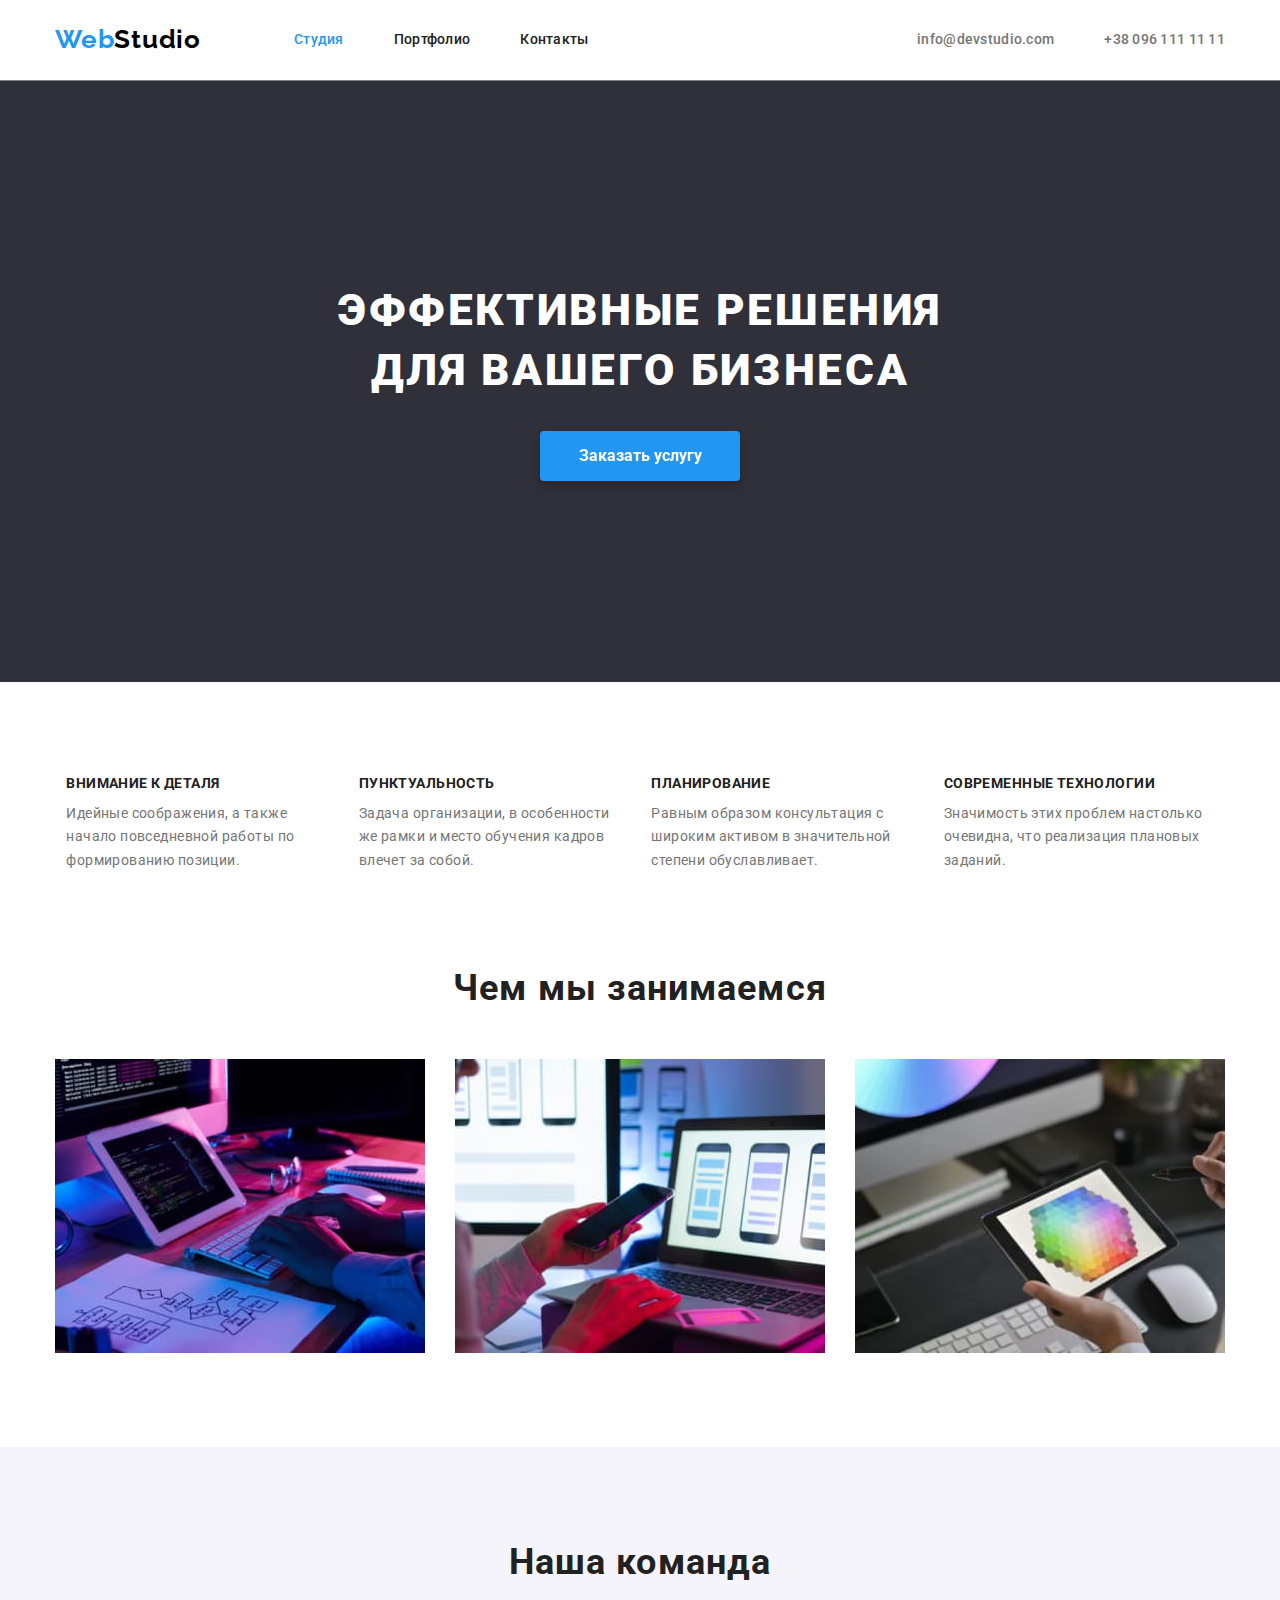
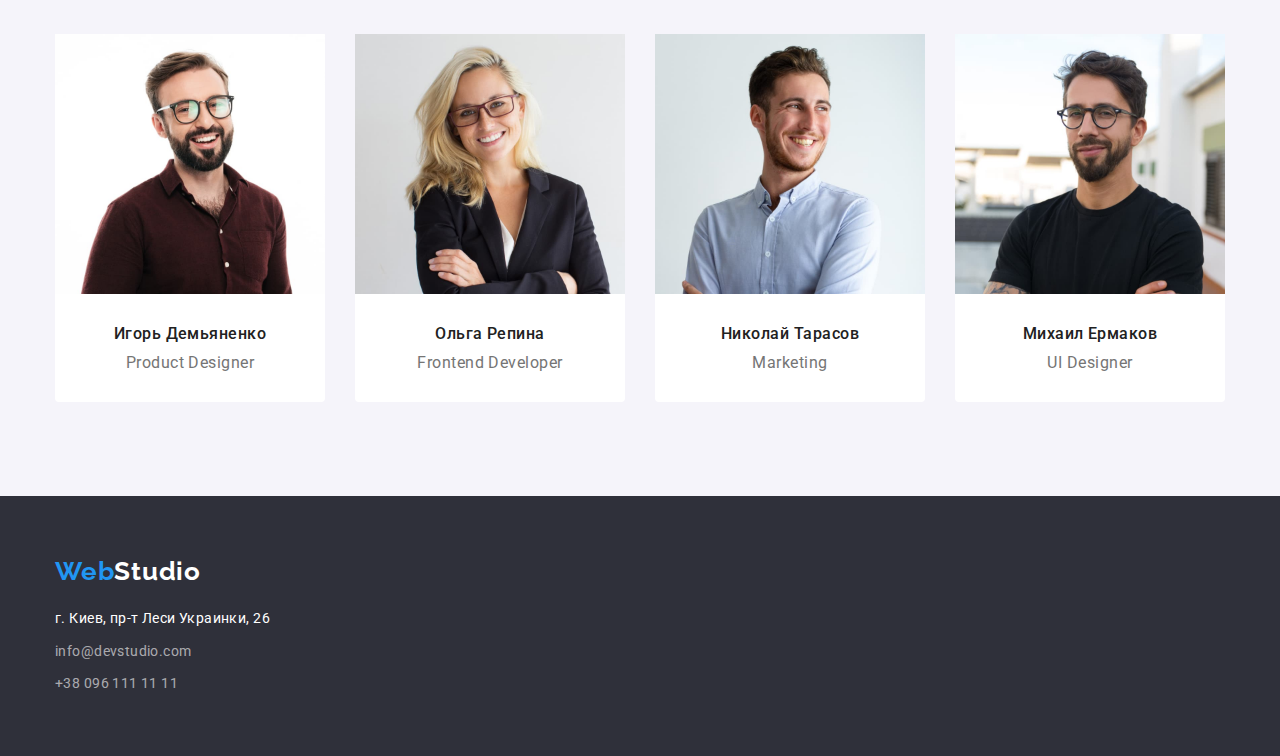
<file: index.html>
<!DOCTYPE html>
<html lang="ru">
<head>
    <meta charset="UTF-8">
    <meta http-equiv="X-UA-Compatible" content="IE=edge">
    <meta name="viewport" content="width=device-width, initial-scale=1.0">
    <title>WebStudio</title>
<link rel="preconnect" href="https://fonts.googleapis.com">
<link rel="preconnect" href="https://fonts.gstatic.com" crossorigin>
<link href="https://fonts.googleapis.com/css2?family=Raleway:wght@700&family=Roboto:wght@400;500;700;900&display=swap"
    rel="stylesheet">
    <link rel="stylesheet" href="https://cdn.jsdelivr.net/npm/modern-normalize@1.1.0/modern-normalize.css">
    <link rel="stylesheet" href="./css/styles.css">
</head>
<body> 
    <!--HEADER-->
    <header class="page-header">
        <div class="container header-container-nav"> <nav class="page-nav">
            <a class="logo link list" lang="en" href="./index.html">Web<span class="logo-accent">Studio</span></a>
            <ul class="menu list">
                <li class="menu-item">
                    <a class="menu-link link current" href="#studio">Студия</a>
                </li>
                <li class="menu-item link">
                    <a class="menu-link link" href="./portfolio.html">Портфолио</a>
                </li>
                <li class="menu-item">
                    <a class="menu-link link" href="#contacts">Контакты</a>
                </li>
            </ul>
        </nav>
        <ul class="menu list">
            <li class="menu-item">
                <a class="email link" href="mailto:info@devstudio.com">info@devstudio.com</a>
            </li>
            <li class="menu-item">
                <a class="tel link" href="tel:+380961111111">+38 096 111 11 11</a>
            </li>
        </ul> </div>
</header>
<!-- HERO -->
    <main>
        <section class="main-page section" id="studio">
        <div class="container">
<h1 class="main-page-title">Эффективные решения для вашего бизнеса
</h1></div>
<div><button class="mdl-btn" type="button">Заказать услугу</button>
        </div>
    </section>
    <!-- ABOUT -->
    <section class="section">
        <div class="container"> 
<ul class="about-section link list">
<li>
    <h3 class="list-title">Внимание к деталя</h3>
    <p class="list-title-description">Идейные соображения, а также <br>
        начало повседневной работы по<br>
        формированию позиции.</p>
</li>
<li>
    <h3 class="list-title">Пунктуальность</h3>
    <p class="list-title-description">Задача организации, в особенности<br>
        же рамки и место обучения кадров<br>
        влечет за собой.
</li>
<li>
    <h3 class="list-title">Планирование</h3>
    <p class="list-title-description">Равным образом консультация с<br>
        широким активом в значительной<br>
        степени обуславливает.</p>
</li>
<li>
    <h3 class="list-title">Современные технологии</h3>
    <p class="list-title-description">Значимость этих проблем настолько<br>
        очевидна, что реализация плановых<br>
        заданий.</p>
</li>
</ul>
        </div>
    </section>
    <section class="about-section-two section">
        <div class="section-about-title-photo container">
        <h2 class="section-title link list">Чем мы занимаемся</h2>
<ul class="about-pcs list">
    <li>
        <img src="./images/index_sector/img1.jpg" alt="пишем сайты" width="370" height="294">
    </li>
    <li>
        <img src="./images/index_sector/img2.jpg" alt="веб-дизайн" width="370" height="294">
    </li>
    <li>
        <img src="./images/index_sector/img3.jpg" alt="приложения для мобильных телефонов" width="370" height="294">
    </li>
</ul>
        </div>   
     </section>
     <!-- TEAM -->
     <section class="section-team section">
        <div class=" container">
<h2 class="section-title">Наша команда</h2>
<ul class="employees link list">
    <li class="employee-card"> <img src="./images/employes/igor_demianenko.jpg" alt="Мужчина в очках " width="270" height="260">
        <div class="employee-card-description"><h3 class="name">Игорь Демьяненко</h3>
        <p class="position" lang="en">Product Designer </p>
    </div>
    </li>
    <li class="employee-card"><img src="./images/employes/olga_repina.jpg" alt="Женщина в очках " width="270" height="260">
        <div class="employee-card-description"><h3 class="name">Ольга Репина</h3>
        <p class="position" lang="en">Frontend Developer </p>
    </div>
    </li>
    <li class="employee-card"><img src="./images/employes/nikolay_tarasov.jpg" alt="Мужчина улыбается" width="270" height="260">
        <div class="employee-card-description"><h3 class="name">Николай Тарасов</h3>
        <p class="position" lang="en">Marketing </p>
    </div>
    </li>
    <li class="employee-card"><img src="./images/employes/mikhail_ermakov.jpg" alt="Мужчина в очках " width="270" height="260">
       <div class="employee-card-description"> <h3 class="name">Михаил Ермаков</h3>
        <p class="position" lang="en">UI Designer </p>
    </div>
    </li>
</ul>
        </div>
     </section>
</main>
<!-- FOOTER -->
<footer class="footer" id="contacts">
    <div class="container ">
<a class="logo-footer link list" lang="en" href="./index.html">Web<span class="logo-accent-footer">Studio</span></a>
<address>
<ul class="footer-adress list">
    <li>
    <p class="street-adress">г. Киев, пр-т Леси Украинки, 26</p>
    </li>
    <li class="footer-email-tel-div">
            <a class="footer-email link" href="mailto:info@devstudio.com">info@devstudio.com</a>
        </li>
        <li class="footer-email-tel-div">
            <a class="footer-tel link" href="tel:+380961111111">+38 096 111 11 11</a>
        </li>
    </ul>
</address>
    </div>
</footer>
</body>
</html>
</file>
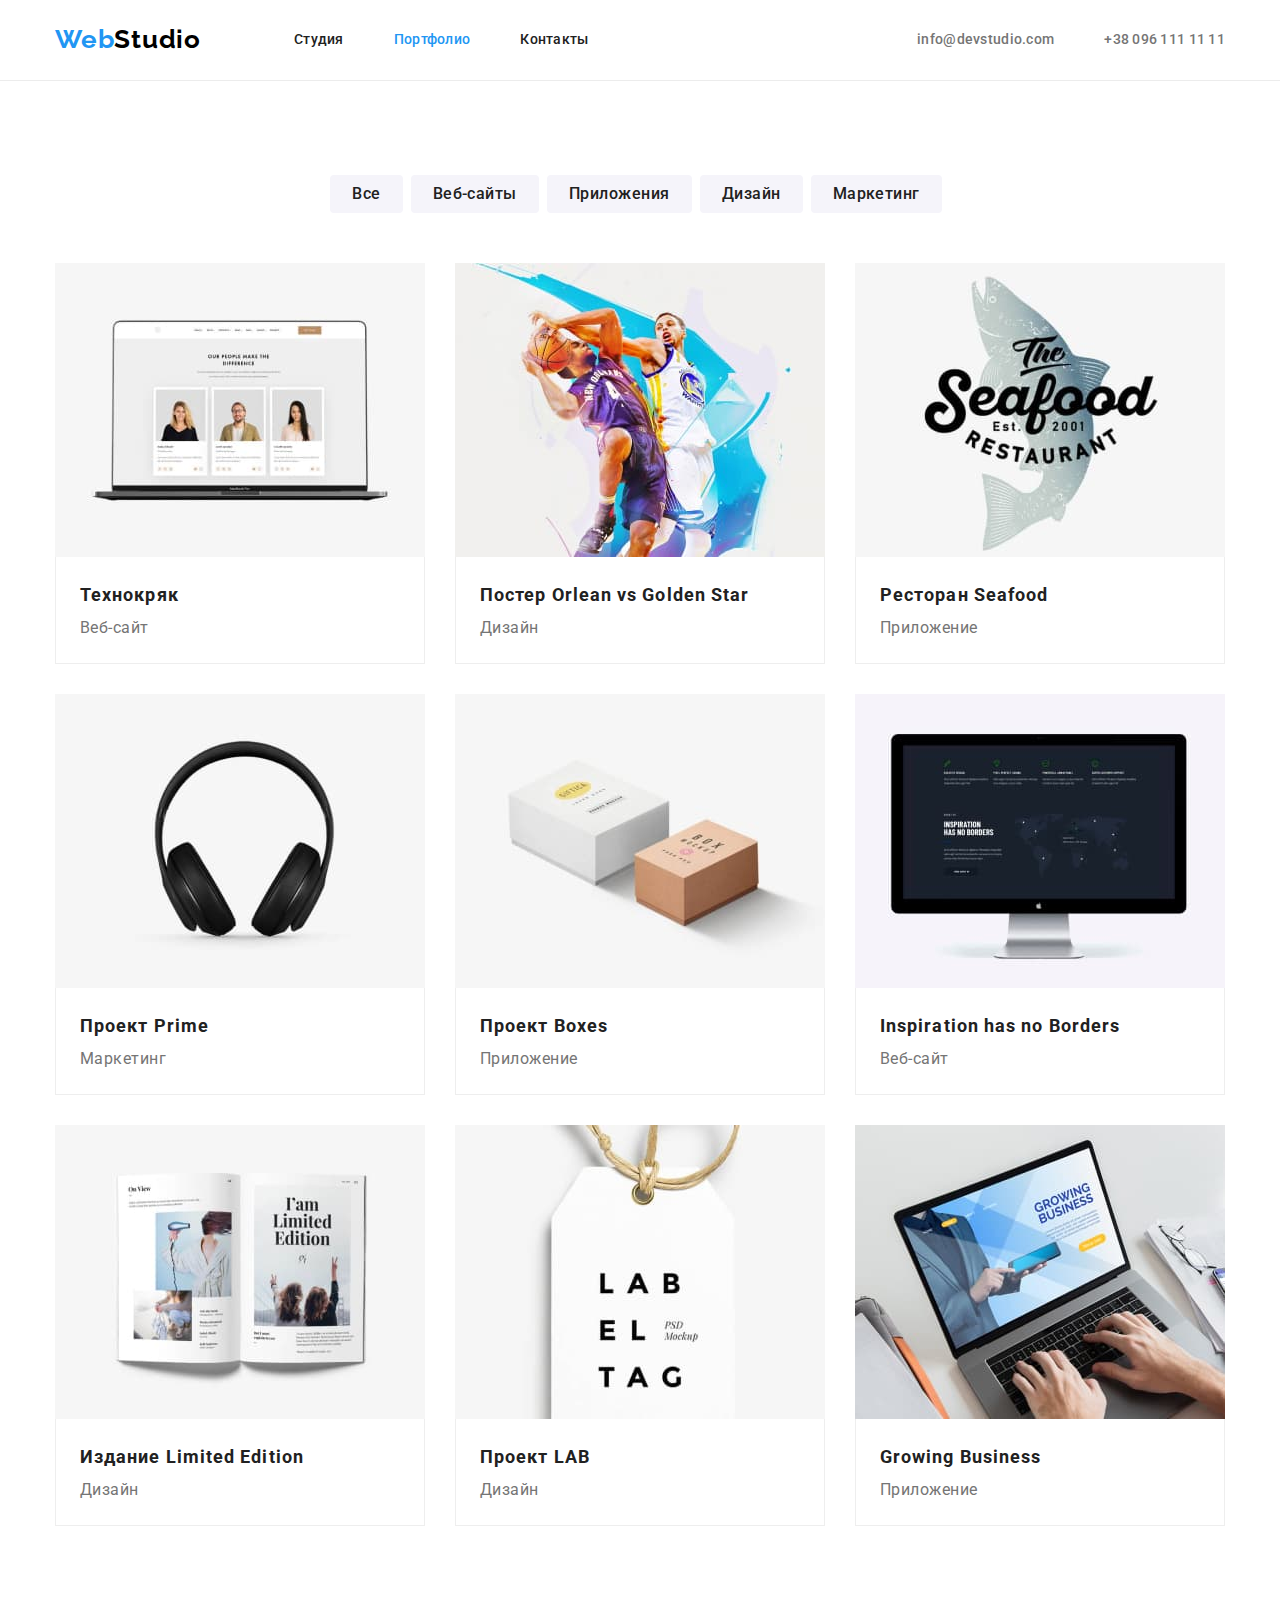
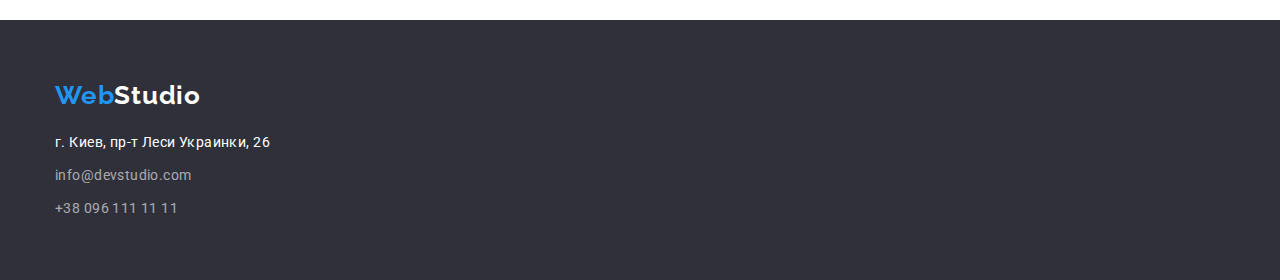
<file: portfolio.html>
<!DOCTYPE html>
<html lang="ru">
<head>
    <meta charset="UTF-8">
    <meta http-equiv="X-UA-Compatible" content="IE=edge">
    <meta name="viewport" content="width=device-width, initial-scale=1.0">
    <title>WebStudio</title>
    <link rel="preconnect" href="https://fonts.googleapis.com">
    <link rel="preconnect" href="https://fonts.gstatic.com" crossorigin>
    <link href="https://fonts.googleapis.com/css2?family=Raleway:wght@700&family=Roboto:wght@400;500;700&display=swap"
        rel="stylesheet">
    <link rel="stylesheet" href="https://cdn.jsdelivr.net/npm/modern-normalize@1.1.0/modern-normalize.css">
    <link rel="stylesheet" href="./css/styles.css">
</head>
<body>
<header class="page-header header-portfolio">
    <div class="container header-container-nav">
        <nav class="page-nav">
            <a class="logo link list" lang="en" href="./index.html">Web<span class="logo-accent">Studio</span></a>
            <ul class="menu list">
                <li class="menu-item">
                    <a class="menu-link link " href="/index.html">Студия</a>
                </li>
                <li class="menu-item link">
                    <a class="menu-link link current" href="./portfolio.html">Портфолио</a>
                </li>
                <li class="menu-item">
                    <a class="menu-link link" href="#contacts">Контакты</a>
                </li>
            </ul>
        </nav>
        <ul class="menu list">
            <li class="menu-item">
                <a class="email link" href="mailto:info@devstudio.com">info@devstudio.com</a>
            </li>
            <li class="menu-item">
                <a class="tel link" href="tel:+380961111111">+38 096 111 11 11</a>
            </li>
        </ul>
    </div>
</header>
<main>
<section class="section">
        <div class="container">
            <ul class="portfolio-nav list">
                <li class="portfolio-nav-btn">
                    <button class="portfolio-btn button">Все</button>
                </li>
                <li class="portfolio-nav-btn">
                    <button class="portfolio-btn button">Веб-сайты</button>
                </li>
                <li class="portfolio-nav-btn">
                    <button class="portfolio-btn button">Приложения</button>
                </li>
                <li class="portfolio-nav-btn">
                    <button class="portfolio-btn button">Дизайн</button>
                </li>
                <li class="portfolio-nav-btn">
                    <button class="portfolio-btn button">Маркетинг</button>
                </li>
            </ul>
        </div>
        <div class="container">
<ul class="portfolio list">
    <li class="potfolio-card">
        <img src="./images/portfolio_sector/tehnokryak-2.jpg" alt="ноутбук" width="370" height="294">
       <div class="portfolio-card-wrapper"> <p class="portfolio-name">Технокряк</p>
        <p class="portfolio-description">Веб-сайт</p></div>
    </li>
    <li class="potfolio-card">
        <img src="./images/portfolio_sector/newovsgoldst-2.jpg" alt="баскетболисты" width="370" height="294">
        <div class="portfolio-card-wrapper"> <p class="portfolio-name">Постер<span lang="en"> Orlean vs Golden Star</span></p>
        <p class="portfolio-description">Дизайн</p>
    </li>
    <li class="potfolio-card"> 
        <img src="./images/portfolio_sector/seafood-2.jpg" alt="рыбный ресторан" width="370" height="294">
        <div class="portfolio-card-wrapper"> <p class="portfolio-name">Ресторан<span lang="en"> Seafood</span></p>
        <p class="portfolio-description">Приложение</p></div>
    </li>
    <li class="potfolio-card">
        <img src="./images/portfolio_sector/prime-2.jpg" alt="наушники" width="370" height="294">
       <div class="portfolio-card-wrapper">  <p class="portfolio-name">Проект<span lang="en"> Prime</span></p>
        <p class="portfolio-description">Маркетинг</p></div>
    </li>
    <li class="potfolio-card">
        <img src="./images/portfolio_sector/boxes-2.jpg" alt="коробки" width="370" height="294">
        <div class="portfolio-card-wrapper"> <p class="portfolio-name">Проект<span lang="en"> Boxes</span></p>
        <p class="portfolio-description">Приложение</p></div>
    </li>
    <li class="potfolio-card">
        <img src="./images/portfolio_sector/insnobordrs-2.jpg" alt="монитор" width="370" height="294">
        <div class="portfolio-card-wrapper"> <p class="portfolio-name" <span lang="en">Inspiration has no Borders</span></p>
        <p class="portfolio-description">Веб-сайт</p></div>
    </li>
    <li class="potfolio-card">
        <img src="./images/portfolio_sector/lmtedition-2.jpg" alt="книга" width="370" height="294">
        <div class="portfolio-card-wrapper"> <p class="portfolio-name">Издание<span lang="en"> Limited Edition</span></p>
        <p class="portfolio-description">Дизайн</p></div>
    </li>
    <li class="potfolio-card">
        <img src="./images/portfolio_sector/lab-2.jpg" alt="бирка" width="370" height="294">
        <div class="portfolio-card-wrapper"> <p class="portfolio-name">Проект<span lang="en"> LAB</span></p>
        <p class="portfolio-description">Дизайн</p></div>
    </li>
    <li class="potfolio-card">
        <img src="./images/portfolio_sector/grwbusiness-2.jpg" alt="работа на ноутбуке" width="370" height="294">
        <div class="portfolio-card-wrapper"> <p class="portfolio-name" <span lang="en">Growing Business</span></p>
        <p class="portfolio-description">Приложение</p></div>
    </li>
</ul>
        </div>
    </section>
</main>
<footer class="footer" id="contacts">
    <div class="container ">
        <a class="logo-footer link list" lang="en" href="./index.html">Web<span
                class="logo-accent-footer">Studio</span></a>
        <address>
            <ul class="footer-adress list">
                <li>
                    <p class="street-adress">г. Киев, пр-т Леси Украинки, 26</p>
                </li>
                <li class="footer-email-tel-div">
                    <a class="footer-email link" href="mailto:info@devstudio.com">info@devstudio.com</a>
                </li>
                <li class="footer-email-tel-div">
                    <a class="footer-tel link" href="tel:+380961111111">+38 096 111 11 11</a>
                </li>
            </ul>
        </address>
    </div>
</footer>
</body>
</html>
</file>
<file: css/styles.css>
:root {
--primary-font: 'Roboto', sans-serif;
--secondary-font: 'Raleway', sans-serif;
--accent-color: #2196F3;
--main-color: #212121;
--subcolor: #757575;
}

html{
box-sizing: border-box;
}

*::before,
*::after{
box-sizing: inherit;
}

h1,
h2,
h3,
h4,
p {
    margin-top: 0;
    margin-bottom: 0;
}

ul,
ol {
    margin-top: 0;
    margin-bottom: 0;
    padding-left: 0;
}

img {
    display: block;
}

button {
    cursor: pointer;
}

.list {
    list-style: none;}
.link {
text-decoration: none;
}

body {
    font-family: var(--primary-font);
}

.section {
    padding-top: 94px;
    padding-bottom: 94px;
}

.container {
    width: 1200px;
    padding-left: 15px;
    padding-right: 15px;
    margin-left: auto;
    margin-right: auto;
}
/* HEADER */
.logo-accent {
    color: #000000;
}

.logo-accent-footer {
    color: #FFFFFF;
}

.menu-link {
    font-weight: 500;
    font-size: 14px;
    line-height: 1.14;
    letter-spacing: 0.02em;

    color: var(--main-color);
}
.logo {
    margin-right: 93px;
    font-family: var(--secondary-font);
    font-weight: 700;
    font-size: 26px;
    line-height: 1.19;
    /* identical to box height */
    letter-spacing: 0.03em;
    color: var(--accent-color);
}


.menu-link:hover,
.menu-link:focus {
    color: var(--accent-color);
}
.current {
    color: var(--accent-color);
}

.header-container-nav {
    display: flex;
    align-items: center;
    justify-content: space-between;
}
.page-nav {
display: flex;
align-items: center;

}
.page-header {
padding-top: 24px;
padding-bottom: 25px;
border-bottom: 1px solid grey;
}

.menu {
display: flex;
align-items: center;
margin-left: auto;
}

.menu-item:not(:last-child) {
    margin-right: 50px;
} 

.email {
    font-weight: 500;
    font-style: normal;
    font-size: 14px;
    line-height: 1.14px;
    letter-spacing: 0.02em;
    color: var(--subcolor);
    margin-left:auto;

}
.tel {
    font-weight: 500;
    font-style: normal;
    font-size: 14px;
    line-height: 1.14;
    letter-spacing: 0.02em;

    color: var(--subcolor);

}
.email:hover,
.email:focus {
    font-weight: 500;
    font-size: 14px;
    line-height: 1.14;
    letter-spacing: 0.02em;

    color: var(--accent-color);
}
.tel:hover,
.tel:focus {
    font-weight: 500;
    font-size: 14px;
    line-height: 1.14;
    letter-spacing: 0.02em;

    color: var(--accent-color);
}
/* HEADER */
/* HERO */
.main-page {
        background: #2F303A;
        /* border: 1px solid #000000;
        box-shadow: 0px 4px 4px rgba(0, 0, 0, 0.25); */
        padding-top: 200px;
        text-align: center;
}  

.main-page-title {
        font-weight: 900;
        font-size: 44px;
        line-height: 1.36;
        /* or 136% */
        text-align: center;
        letter-spacing: 0.06em;
        text-transform: uppercase;
        color: #FFFFFF;
    
        max-width: 696px;
        margin-left: auto;
        margin-right: auto;
        margin-bottom: 30px;
}

.mdl-btn {
        font-family: var(--primary-font);
        background-color: #2196F3;
        border-radius: 4px;
        border: 0px;
        font-weight: 700;
        font-size: 16px;
        line-height: 1.87;
        color: #FFFFFF;
        display: inline-block;
        flex-wrap: wrap;
        text-align: center;
        margin-bottom: 107px;
        padding: 10px 32px;
        filter: drop-shadow(0px 4px 4px rgba(0, 0, 0, 0.25));
        min-width: 200px;   
        min-height: 50px;
    }
/* HERO */
/* ABOUT */
.about-section {
 display: flex;
 align-items: center;
 justify-content: space-around;
 /* padding-bottom: 94px; */
}
.about-section-two {
margin-left: auto;
margin-right: auto;
margin-top: 0px;
padding-top: 0px;
}

.list-title {
    font-weight: 700;
    font-size: 14px;
    line-height: 1.14;
    letter-spacing: 0.03em;
    text-transform: uppercase;
    color: var(--main-color);
    margin-bottom: 10px;
    max-width: 270px;
}

.list-title-description {
    font-size: 14px;
    line-height: 1.71;
    /* or 171% */
    letter-spacing: 0.03em;
    color: var(--subcolor);
    width: 270px;
}
 
.section-title {
        font-weight: 700;
        font-size: 36px;
        line-height: 1.17;
        text-align: center;
        letter-spacing: 0.03em;
        color: var(--main-color);
        margin-left: auto;
        margin-right: auto;
        margin-bottom: 50px;       
}
.about-pcs {
    display: flex;
    align-items: center;
    justify-content: center;
    gap: 30px;
    margin-top: 50px;
}
/* ABOUT */
/* TEAM */
.section-team {
    background: #F5F4FA;
}
.employees {
    display: flex;
    flex-wrap: wrap;
    gap: 30px;
}
.employee-card {
    background: #FFFFFF;
    border-radius: 0px 0px 4px 4px;
    flex-basis: calc((100%-30*3)\4);
}
.employee-card-description{
    padding-top: 30px;
    padding-bottom: 30px;
}
.name {
    font-weight: 500;
    font-size: 16px;
    line-height: 1.19;
    /* identical to box height */
    text-align: center;
    letter-spacing: 0.03em;
    color: var(--main-color);
    margin-bottom: 10px;
}

.position {
    font-size: 16px;
    line-height: 1.19;
    /* identical to box height */
    text-align: center;
    letter-spacing: 0.03em;
    color: var(--subcolor);
    flex-wrap: wrap;
}
/* TEAM */
/* FOOTER */
.logo-footer {
    display: block;
    margin-right: 93px;
    font-family: var(--secondary-font);
    font-weight: 700;
    font-size: 26px;
    line-height: 1.19;
    /* identical to box height */
    letter-spacing: 0.03em;
    color: var(--accent-color);
}
 
.street-adress {
    font-size: 14px;
    font-style: normal;
    line-height: 1.71;
    /* or 171% */
    letter-spacing: 0.03em;
    color: #FFFFFF;
    min-width: 231px;
}
.footer-adress{
display: inline-block;
margin-top: 20px;
}

.footer-email-tel-div{
margin-top: 9px;

}
.footer-email {
    font-style: normal;
    font-weight: 400;
    font-size: 14px;
    line-height: 1.71;
    /* or 171% */
    letter-spacing: 0.03em;
    color: rgba(255, 255, 255, 0.6);
}
.footer-tel {
        font-style: normal;
        font-weight: 400;
        font-size: 14px;
        line-height: 1.7;
        /* or 171% */
        letter-spacing: 0.03em;
    
        color: rgba(255, 255, 255, 0.6);
}
.footer{
    background: #2F303A;
    padding-top: 60px;
    padding-bottom: 60px;
 
}
/* FOOTER */
/* PORTFOLIO SECTION */
.header-portfolio {
    border-bottom:1px solid #ECECEC;
}
.portfolio-nav {
    display: flex;
    align-items: center;
    justify-content: center;
}
.portfolio-nav-btn{
    margin-right: 8px;
}

.portfolio-btn {
    font-family: var(--primary-font);
    font-style: normal;
    font-weight: 500;
    font-size: 16px;
    line-height: 1.6;
    /* identical to box height, or 162% */
    text-align: center;
    letter-spacing: 0.03em;
    
    color: var(--main-color);
    background: #F5F4FA;
    border-radius: 4px;  
    border: transparent; 
    padding: 6px 22px ;
    width: auto;
    max-height: 38px;
}
.portfolio-btn:hover,
.portfolio-btn:focus {
    background: #2196F3;
        /* shadow-middle */
    box-shadow: 0px 3px 1px rgba(0, 0, 0, 0.1), 0px 1px 2px rgba(0, 0, 0, 0.08), 0px 2px 2px rgba(0, 0, 0, 0.12);
    border-radius: 4px;
    font-family: var(--primary-font);
    font-style: normal;
    font-weight: 500;
    font-size: 16px;
    line-height: 1.6;
    /* identical to box height, or 162% */
    text-align: center;
    letter-spacing: 0.03em;
    color: #FFFFFF;
}
.portfolio{
    display: flex;
    flex-wrap: wrap;
    margin-top: 50px;
    gap: 30px;
}
.portfolio-card {
    flex-basis: calc((100%-60px)\3);
    /* max-width: 370px; */
    /* margin-right: 30px;
    margin-bottom: 30px; */
}

.portfolio-card:not(:nth-child(3n)) {
    margin-right: 30px;
}
.portfolio-card:not(:nth-last-child(-n+3)) {
    margin-bottom: 30px;
}
.portfolio-card-wrapper {
    padding: 20px 24px;
    border-bottom: 1px solid #EEEEEE;
    border-left: 1px solid #EEEEEE;
    border-right: 1px solid #EEEEEE;
}
.portfolio-name {
    font-family: var(--primary-font);
    font-style: normal;
    font-weight: 700;
    font-size: 18px;
    line-height: 2;
    /* identical to box height, or 200% */
    letter-spacing: 0.06em;
    color: var(--main-color);
}
.portfolio-description {
        font-family: var(--primary-font);
        font-weight: 400;
        font-size: 16px;
        line-height: 1.88;
        /* identical to box height, or 188% */
        letter-spacing: 0.03em;
    
        color: var(--subcolor);
}
/* PORTFOLIO SECTION */
</file>
